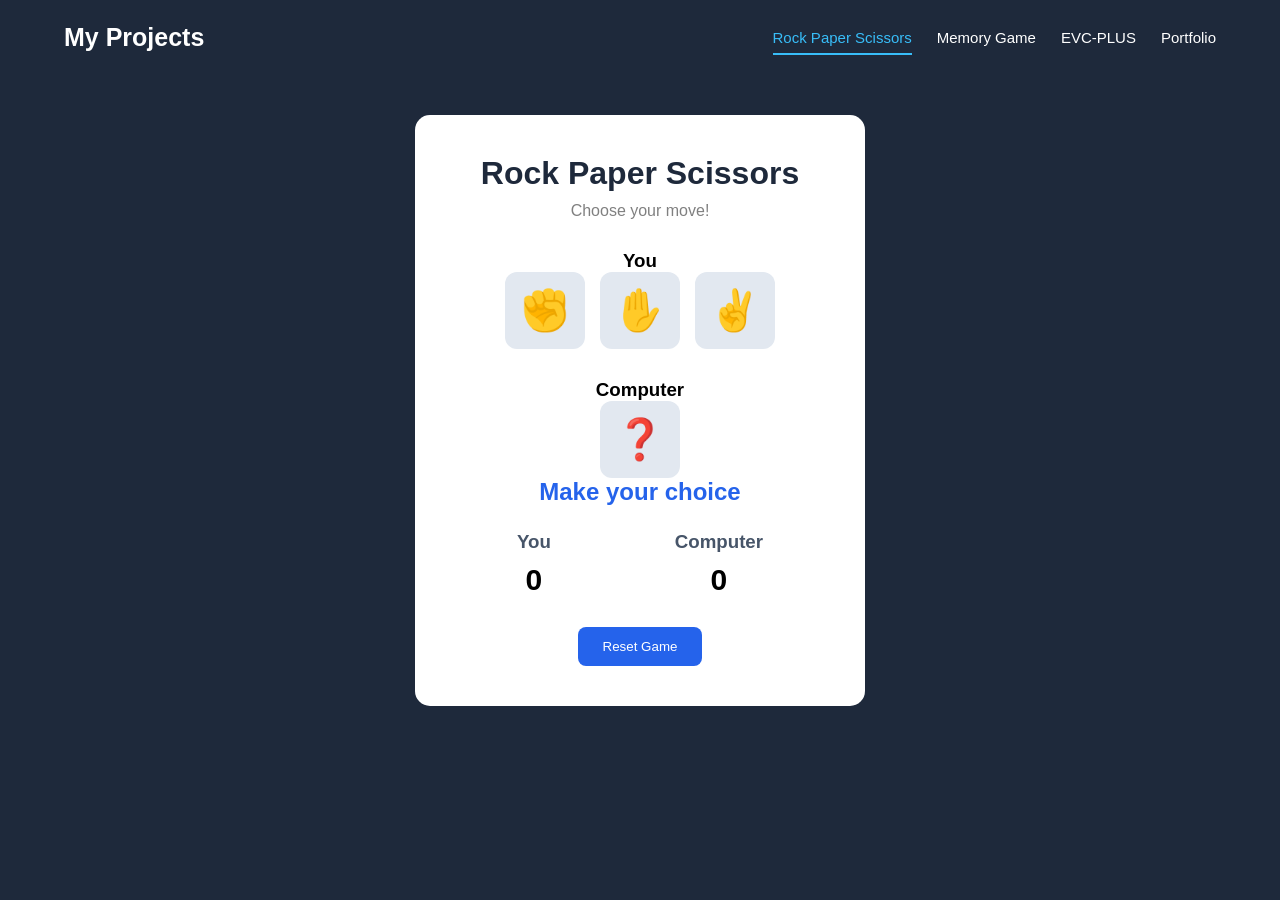
<file: src/html/index.html>
<!DOCTYPE html>
<html lang="en">
<head>
    <meta charset="UTF-8">
    <meta name="viewport" content="width=device-width, initial-scale=1.0">
    <title>Rock Paper Scissors</title>
    <link rel="stylesheet" href="../css/style.css">
</head>
<body>
    <!-- nav-bar -->
<nav class="navbar">
    <h2 class="logo">My Projects</h2>

    <ul class="nav-links">

        <li>
            <a href="index.html" class="active">
                Rock Paper Scissors 
            </a>
        </li>

        <li>
            <a href="../html/memory.html">
                Memory Game
            </a>
        </li>
    <li>
 
     <a href="../html/evcplus.html">
                EVC-PLUS
            </a>
        <li>
        <a href="/html/index.html">Portfolio</a>
        </li>

    </ul>
</nav>

  <!-- projects -->
    <div class="game-container">

        <h1>Rock Paper Scissors</h1>
        <p>Choose your move!</p>

        <h3>You</h3>

        <div class="choices">
            <button class="choice" id="rock">✊</button>
            <button class="choice" id="paper">✋</button>
            <button class="choice" id="scissors">✌️</button>
        </div>

        <h3>Computer</h3>

        <button class="choice" id="computer-choice">❓</button>

        <h2 id="result">Make your choice</h2>

        <div class="score">
            <div>
                <h3>You</h3>
                <span id="user-score">0</span>
            </div>

            <div>
                <h3>Computer</h3>
                <span id="computer-score">0</span>
            </div>
        </div>

        <button id="reset">Reset Game</button>

    </div>

    <script src="../script/script.js"></script>
</body>
</html>
</file>
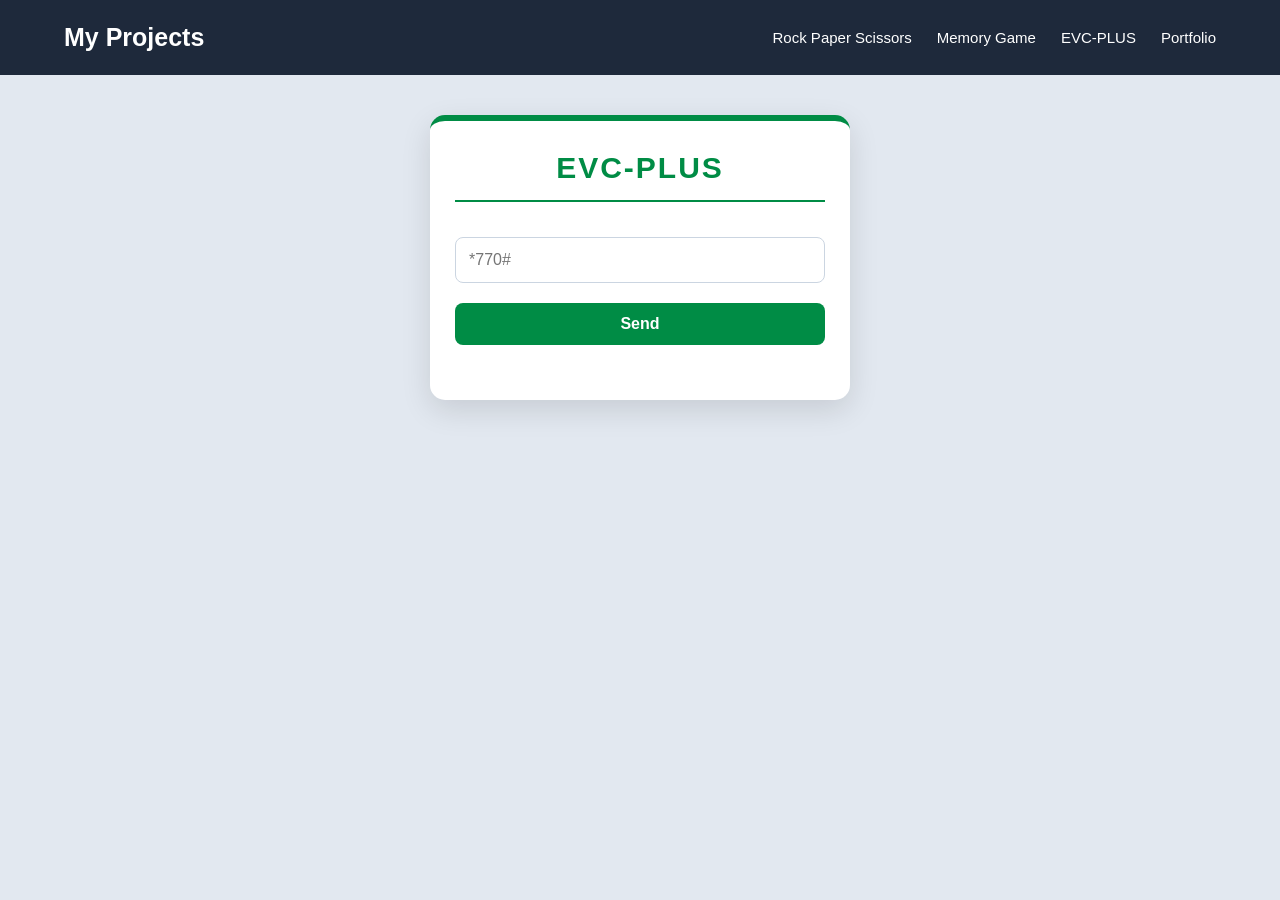
<file: src/html/evcplus.html>
<!DOCTYPE html>
<html lang="en">
<head>
    <meta charset="UTF-8">
    <meta name="viewport" content="width=device-width, initial-scale=1.0">
    <title>Document</title>
</head>
 <style>
    
* {
    margin: 0;
    padding: 0;
    box-sizing: border-box;
}

body {
    font-family: Arial, sans-serif;
    background: #e2e8f0;
    min-height: 100vh;
    display: flex;
    flex-direction: column;
    align-items: center;
    padding: 0;
}
/* navbar */
.navbar {
    width: 100%;
    min-height: 75px;
    background: #1e293b;
    display: flex;
    justify-content: space-between;
    align-items: center;
    padding: 15px 5%;
    gap: 20px;
    flex-shrink: 0;
}
.logo {
    color: white;
    font-size: 25px;
}

.nav-links {
    display: flex;
    align-items: center;
    gap: 25px;
    list-style: none;
}

.nav-links a {
    color: white;
    text-decoration: none;
    font-size: 15px;
}

.nav-links a:hover {
    color: #38bdf8;
}
/* EVC CONTAINER */

.EVC {
    width: 90%;
    max-width: 420px;
    margin: 40px auto;
}

/* MAIN BOX */

.plus {
    background: #ffffff;
    padding: 30px 25px;
    border-radius: 15px;
    box-shadow: 0 10px 30px rgba(0, 0, 0, 0.12);
    text-align: center;
    border-top: 6px solid #008c45;
}

/* HEADING */

.plus h1 {
    color: #008c45;
    font-size: 30px;
    margin-bottom: 15px;
    letter-spacing: 2px;
}

.plus hr {
    border: none;
    height: 2px;
    background: #008c45;
    margin-bottom: 25px;
}

/* INPUTS */

.plus input {
    width: 100%;
    padding: 13px;
    border: 1px solid #cbd5e1;
    border-radius: 8px;
    outline: none;
    font-size: 16px;
    margin: 10px 0;
}

.plus input:focus {
    border-color: #008c45;
    box-shadow: 0 0 5px rgba(0, 140, 69, 0.3);
}

/* BUTTONS */

.plus button {
    width: 100%;
    padding: 12px;
    background: #008c45;
    color: white;
    border: none;
    border-radius: 8px;
    font-size: 16px;
    font-weight: bold;
    cursor: pointer;
    margin-top: 10px;
    transition: 0.3s;
}

.plus button:hover {
    background: #006b35;
    transform: translateY(-2px);
}

/* RESULT AREA */

#evc-result {
    margin-top: 25px;
    text-align: left;
    color: #1e293b;
}

#evc-result h3 {
    color: #008c45;
    text-align: center;
    margin-bottom: 15px;
}

#evc-result p {
    padding: 8px 10px;
    margin: 5px 0;
    background: #f1f5f9;
    border-radius: 6px;
    font-size: 14px;
}

/* RESULT INPUTS */

#evc-result input {
    width: 100%;
    margin-top: 10px;
}



/* RESPONSIVE */

@media (max-width: 480px) {

    .plus {
        padding: 25px 18px;
    }

    .plus h1 {
        font-size: 25px;
    }

}
@media (max-width: 750px) {
    .navbar {
        flex-direction: column;
        padding: 20px 10px;
    }

    .nav-links {
        flex-wrap: wrap;
        justify-content: center;
        gap: 15px;
    }
}
</style>
<body>
    <!-- navbar -->
            <!-- nav-bar -->
<nav class="navbar">
    <h2 class="logo">My Projects</h2>

    <ul class="nav-links">

        <li>
            <a href="index.html" class="active">
                Rock Paper Scissors 
            </a>
        </li>

        <li>
            <a href="../html/memory.html">
                Memory Game
            </a>
        </li>

        <li>
      <a href="../html/evcplus.html">
                EVC-PLUS
            </a>
        </li>

        <li>
           
                    <a href="/html/index.html">
    Portfolio
</a>
        </li>

    </ul>
</nav>
<!-- evc-plus -->
<div class="EVC">
    <div class="plus">

        <h1>EVC-PLUS</h1>
        <hr>

        <input
            type="text"
            id="evc-code"
            placeholder="*770#"
        >

        <br>

        <button id="evc-send">Send</button>

        <div id="evc-result"></div>

    </div>
</div>
<script>
    
const evcCode = document.getElementById("evc-code");
const evcSend = document.getElementById("evc-send");
const evcResult = document.getElementById("evc-result");

let userPIN = "";
let transferData = {};

let selectedCode = "";


// START EVC-PLUS
evcSend.addEventListener("click", function () {

    const code = evcCode.value.trim();

    if (code === "*770#" || code === "*711#") {

        selectedCode = code;

        evcResult.innerHTML = `
            <h3>Welcome to EVC-PLUS</h3>

            <p>Fadlan geli PIN-kaaga</p>

            <input
                type="password"
                id="login-pin"
                maxlength="4"
                placeholder="Enter PIN"
            >

            <br>

            <button id="login-send">Continue</button>
        `;

        document.getElementById("login-send")
            .addEventListener("click", login);

    } else {

        evcResult.textContent = "Fadlan garaac *770# ama *711#";

    }

});


// LOGIN WITH PIN
function login() {

    const pin = document.getElementById("login-pin").value;

    if (!/^\d{4}$/.test(pin)) {

        alert("Fadlan geli PIN afar lambar ah");
        return;

    }

    userPIN = pin;

    if (selectedCode === "*711#") {

        showBalance();

    } else if (selectedCode === "*770#") {

        showMenu();

    }

}


// SHOW BALANCE ONLY
function showBalance() {

    evcResult.innerHTML = `
        <h3>Haraagaaga</h3>

        <h2 style="color: green; text-align: center;">
            $100.00
        </h2>
    `;

}


// // 1. START EVC-PLUS
// evcSend.addEventListener("click", function () {

//     const code = evcCode.value.trim();

//     if (code === "*770#") {

//         evcResult.innerHTML = `
//             <h3>Welcome to EVC-PLUS</h3>
//             <p>Fadlan geli PIN-kaaga</p>

//             <input type="password"
//                 id="login-pin"
//                 maxlength="4"
//                 placeholder="Enter PIN">

//             <br>

//             <button id="login-send">Continue</button>
//         `;

//         document.getElementById("login-send")
//             .addEventListener("click", login);

//     } else {

//         evcResult.textContent = "Fadlan garaac *770#";

//     }

// });


// // 2. LOGIN WITH PIN
// function login() {

//     const pin = document.getElementById("login-pin").value;

//     if (!/^\d{4}$/.test(pin)) {

//         alert("Fadlan geli PIN afar lambar ah");
//         return;

//     }

//     userPIN = pin;

//     showMenu();

// }


// 3. MAIN MENU
function showMenu() {

    evcResult.innerHTML = `
        <h3>EVC-PLUS MAIN MENU</h3>

        <p>1. Itus Haraaga</p>
        <p>2. Kaarka Hadalka</p>
        <p>3. Bixi Biil</p>
        <p>4. U Wareeji EVC</p>
        <p>5. Warbixin Kooban</p>
        <p>6. Salaam Bank</p>
        <p>7. Maareynta</p>

        <input type="number"
            id="menu-option"
            placeholder="Dooro adeeg">

        <br>

        <button id="menu-send">Send</button>

        <div id="menu-result"></div>
    `;

    document.getElementById("menu-send")
        .addEventListener("click", selectService);

}


// 4. SELECT SERVICE
function selectService() {

    const option = document.getElementById("menu-option").value;

    switch (option) {

        case "1":
            showBalance();
            break;

        case "2":
            showAirtime();
            break;

        case "3":
            showBill();
            break;

        case "4":
            showTransfer();
            break;

        case "5":
            showStatement();
            break;

        case "6":
            showBank();
            break;

        case "7":
            showManagement();
            break;

        default:
            alert("Fadlan dooro adeeg sax ah");

    }

}


// 5. BALANCE
function showBalance() {

    evcResult.innerHTML = `
        <h3>Itus Haraaga</h3>
        <p>Haraagaagu waa $100.00</p>

        <button onclick="showMenu()">Back to Menu</button>
    `;

}


// 6. TALK CARD
function showAirtime() {

    evcResult.innerHTML = `
        <h3>Kaarka Hadalka</h3>

        <p>Geli lambarka telefoonka</p>

        <input id="air-phone" placeholder="61xxxxxxx">

        <p>Geli lacagta</p>

        <input id="air-amount" type="number" placeholder="$ Amount">

        <br>

        <button id="air-send">Continue</button>
        <button onclick="showMenu()">Back</button>
    `;

    document.getElementById("air-send").onclick = function () {

        const phone = document.getElementById("air-phone").value;
        const amount = Number(document.getElementById("air-amount").value);

        if (!phone || amount <= 0) {
            alert("Fadlan xogta sax u geli");
            return;
        }

        evcResult.innerHTML = `
            <h3>Kaarka Hadalka</h3>
            <p>Number: ${phone}</p>
            <p>Amount: $${amount}</p>
            <p>Hawlgalkan waa tijaabo.</p>
            <button onclick="showMenu()">Back to Menu</button>
        `;

    };

}


// 7. BILL PAYMENT
function showBill() {

    evcResult.innerHTML = `
        <h3>Bixi Biil</h3>

        <p>Geli lambarka biilka</p>

        <input id="bill-number" placeholder="Bill Number">

        <p>Geli lacagta</p>

        <input id="bill-amount" type="number" placeholder="$ Amount">

        <br>

        <button id="bill-send">Continue</button>
        <button onclick="showMenu()">Back</button>
    `;

    document.getElementById("bill-send").onclick = function () {

        const number = document.getElementById("bill-number").value;
        const amount = Number(document.getElementById("bill-amount").value);

        if (!number || amount <= 0) {
            alert("Fadlan xogta sax u geli");
            return;
        }

        evcResult.innerHTML = `
            <h3>Biilka waa la diyaariyey</h3>
            <p>Bill Number: ${number}</p>
            <p>Amount: $${amount}</p>
            <p>Tani waa tijaabo, lacag lama bixin.</p>

            <button onclick="showMenu()">Back to Menu</button>
        `;

    };

}


// 8. TRANSFER MONEY
function showTransfer() {

    evcResult.innerHTML = `
        <h3>U Wareeji EVC</h3>

        <p>Geli lambarka qofka</p>

        <input
            type="text"
            id="transfer-phone"
            placeholder="61xxxxxxx">

        <p>Geli lacagta</p>

        <input
            type="number"
            id="transfer-amount"
            placeholder="$ Amount">

        <br>

        <button id="transfer-next">Continue</button>

        <button onclick="showMenu()">Back</button>
    `;

    document.getElementById("transfer-next")
        .addEventListener("click", function () {

            const phone = document.getElementById("transfer-phone").value.trim();

            const amount = Number(document.getElementById("transfer-amount").value);

            if (!phone || amount <= 0) {

                alert("Fadlan geli number iyo lacag sax ah");
                return;

            }

            transferData.phone = phone;
            transferData.amount = amount;

            showTransferPIN();

        });

}


// 9. ASK PIN BEFORE TRANSFER
function showTransferPIN() {

    evcResult.innerHTML = `
        <h3>Xaqiiji Wareejinta</h3>

        <p>Number: ${transferData.phone}</p>

        <p>Amount: $${transferData.amount}</p>

        <p>Fadlan mar kale geli PIN-kaaga</p>

        <input
            type="password"
            id="transfer-pin"
            maxlength="4"
            placeholder="Enter PIN">

        <br>

        <button id="confirm-transfer">Confirm</button>

        <button onclick="showMenu()">Cancel</button>
    `;

    document.getElementById("confirm-transfer")
        .addEventListener("click", confirmTransfer);

}


// 10. CONFIRM TRANSFER
function confirmTransfer() {

    const pin = document.getElementById("transfer-pin").value;

    if (pin !== userPIN) {

        alert("PIN-ka waa khalad! Fadlan isku day mar kale.");
        return;

    }

    evcResult.innerHTML = `
        <h3>Transfer Successful! ✅</h3>

        <p>Number: ${transferData.phone}</p>

        <p>Amount: $${transferData.amount}</p>

        <p>Lacagta tijaabada ah waa la wareejiyey.</p>

        <button onclick="showMenu()">Back to Menu</button>
    `;

}


// 11. MINI STATEMENT
function showStatement() {

    evcResult.innerHTML = `
        <h3>Warbixin Kooban</h3>

        <p>1. Transfer - $10</p>
        <p>2. Airtime - $5</p>
        <p>3. Balance - $100</p>

        <button onclick="showMenu()">Back to Menu</button>
    `;

}


// 12. SALAAM BANK
function showBank() {

    evcResult.innerHTML = `
        <h3>Salaam Bank</h3>

        <p>1. Hubi Haraaga</p>
        <p>2. Adeegyada Bankiga</p>

        <input id="bank-option" type="number" placeholder="Dooro adeeg">

        <br>

        <button id="bank-send">Send</button>

        <button onclick="showMenu()">Back</button>

        <div id="bank-result"></div>
    `;

    document.getElementById("bank-send").onclick = function () {

        const option = document.getElementById("bank-option").value;

        const output = document.getElementById("bank-result");

        if (option === "1") {

            output.textContent = "Haraaga Bankiga tijaabada ah: $200";

        } else if (option === "2") {

            output.textContent = "Adeegyada Salaam Bank.";

        } else {

            output.textContent = "Dooro adeeg sax ah.";

        }

    };

}


// 13. MANAGEMENT
function showManagement() {

    evcResult.innerHTML = `
        <h3>Maareynta</h3>

        <p>1. Beddel PIN</p>
        <p>2. Luqadda</p>

        <input id="manage-option" type="number" placeholder="Dooro adeeg">

        <br>

        <button id="manage-send">Send</button>

        <button onclick="showMenu()">Back</button>

        <div id="manage-result"></div>
    `;

    document.getElementById("manage-send").onclick = function () {

        const option = document.getElementById("manage-option").value;

        const output = document.getElementById("manage-result");

        if (option === "1") {

            output.innerHTML = `
                <p>Geli PIN cusub</p>
                <input type="password" id="new-pin" maxlength="4">

                <br>

                <button id="change-pin">Change PIN</button>
            `;

            document.getElementById("change-pin").onclick = function () {

                const newPin = document.getElementById("new-pin").value;

                if (!/^\d{4}$/.test(newPin)) {

                    alert("PIN-ku waa inuu noqdaa 4 lambar");
                    return;

                }

                userPIN = newPin;

                alert("PIN-ka tijaabada ah waa la beddelay!");

                showMenu();

            };

        } else if (option === "2") {

            output.textContent = "Luqadda: Somali";

        } else {

            output.textContent = "Dooro adeeg sax ah.";

        }

    };

}

</script>
</body>
</html>
</file>
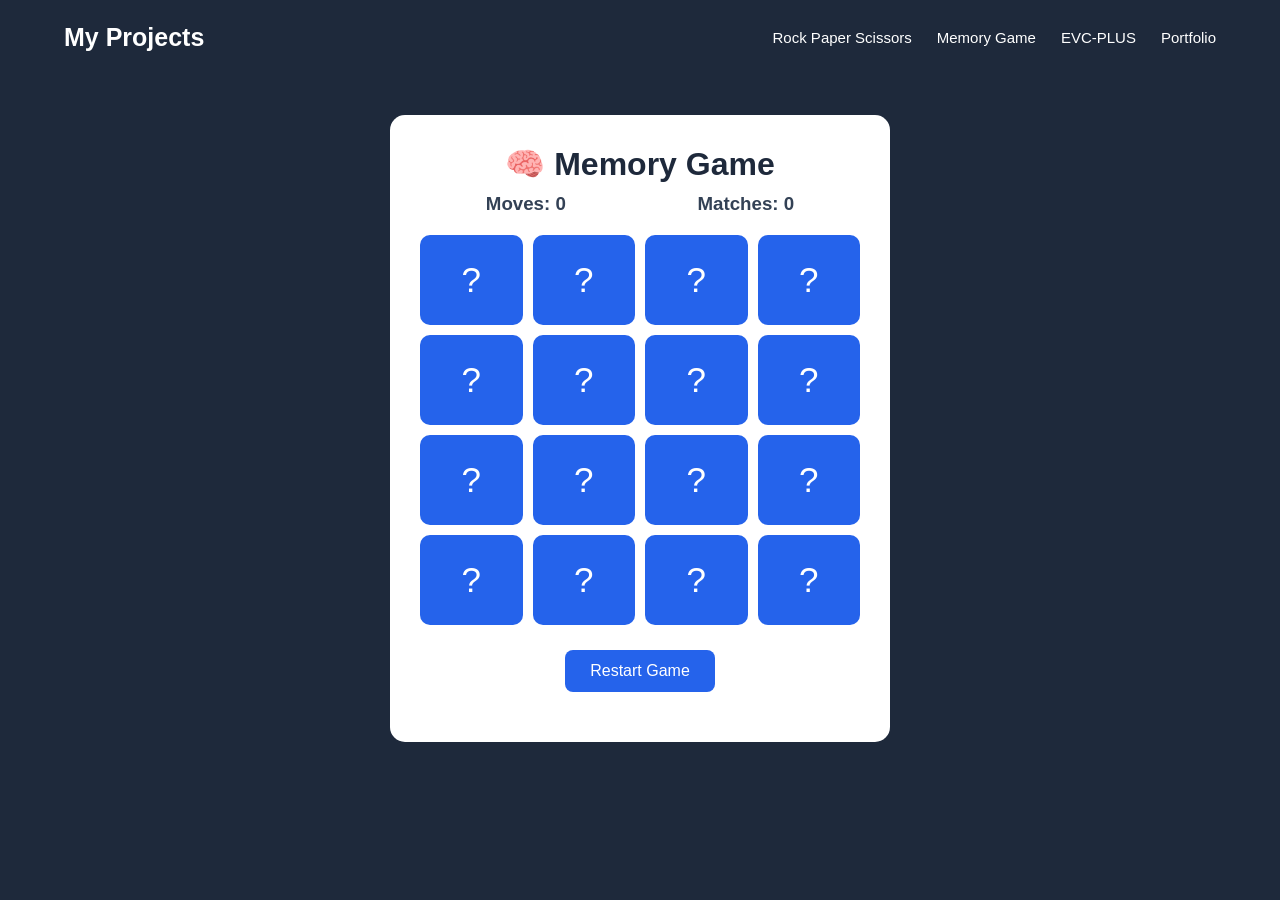
<file: src/html/memory.html>
<!DOCTYPE html>
<html lang="en">
<head>
    <meta charset="UTF-8">
    <meta name="viewport" content="width=device-width, initial-scale=1.0">
    <title>Memory Card Game</title>
    <link rel="stylesheet" href="../css/memory.css">
</head>
<body>
        <!-- nav-bar -->
<nav class="navbar">
    <h2 class="logo">My Projects</h2>

    <ul class="nav-links">

        <li>
            <a href="index.html" class="active">
                Rock Paper Scissors 
            </a>
        </li>

        <li>
            <a href="../html/memory.html">
                Memory Game
            </a>
        </li>

           <li>
    
   <a href="../html/evcplus.html">
                EVC-PLUS
            </a>
        </li>

        <li>
                  <a href="/html/index.html">
    Portfolio
</a>
        </li>

    </ul>
</nav>


    <div class="game-container">

        <h1> 🧠 Memory Game</h1>

        <div class="game-info">
            <h3>Moves: <span id="moves">0</span></h3>
            <h3>Matches: <span id="matches">0</span></h3>
        </div>

        <div class="game-board" id="game-board"></div>

        <button id="restart">Restart Game</button>

        <h2 id="message"></h2>

    </div>

    <script src="../script/memory.js"></script>
</body>
</html>
</file>
<file: src/css/style.css>
* {
    margin: 0;
    padding: 0;
    box-sizing: border-box;
}

body {
    font-family: Arial, sans-serif;
    background: #1e293b;
    min-height: 100vh;
    display: flex;
    flex-direction: column;
    align-items: center;
}



/* NAVBAR */

/* NAVBAR TOP FIX */

.navbar {
    width: 100%;
    min-height: 75px;
    background: #1e293b;
    display: flex;
    justify-content: space-between;
    align-items: center;
    padding: 15px 5%;
    gap: 20px;
}
/* GAME CONTAINER */

.game-container {
    background: white;
    padding: 40px;
    border-radius: 15px;
    text-align: center;
    width: 90%;
    max-width: 450px;
    margin: 40px auto;
}


* {
    margin: 0;
    padding: 0;
    box-sizing: border-box;
}

.navbar {
    width: 100%;
    min-height: 75px;
    background: #1e293b;
    display: flex;
    justify-content: space-between;
    align-items: center;
    padding: 15px 5%;
    gap: 20px;
}

.logo {
    color: white;
    font-size: 25px;
    font-weight: bold;
}

.nav-links {
    display: flex;
    align-items: center;
    gap: 25px;
    list-style: none;
}

.nav-links a {
    color: white;
    text-decoration: none;
    font-size: 15px;
    font-weight: 500;
    transition: 0.3s;
}

.nav-links a:hover {
    color: #38bdf8;
}

/* PROJECT NUMBER 1 */

.nav-links a.active {
    color: #38bdf8;
    border-bottom: 2px solid #38bdf8;
    padding-bottom: 7px;
}

/* HERO */

.hero {
    text-align: center;
    padding: 35px 15px;
}

.hero h1 {
    color: #1e293b;
    margin-bottom: 10px;
}

.hero p {
    color: #64748b;
}

/* RESPONSIVE */

@media (max-width: 750px) {
    .navbar {
        flex-direction: column;
        padding: 20px 10px;
    }

    .nav-links {
        flex-wrap: wrap;
        justify-content: center;
        gap: 15px;
    }

    .nav-links a {
        font-size: 13px;
    }
}
/* hhjsnb */
.game-container {
    background: white;
    padding: 40px;
    border-radius: 15px;
    text-align: center;
    width: 90%;
    max-width: 450px;
}

h1 {
    color: #1e293b;
    margin-bottom: 10px;
}

p {
    color: gray;
    margin-bottom: 30px;
}

.choices {
    display: flex;
    justify-content: center;
    gap: 15px;
    margin-bottom: 30px;
}

.choice {
    font-size: 40px;
    padding: 15px;
    border: none;
    border-radius: 12px;
    background: #e2e8f0;
    cursor: pointer;
    transition: 0.3s;
}

.choice:hover {
    background: #60a5fa;
    transform: scale(1.1);
}

#result {
    color: #2563eb;
    margin-bottom: 25px;
}

.score {
    display: flex;
    justify-content: space-around;
    margin-bottom: 30px;
}

.score h3 {
    color: #475569;
    margin-bottom: 10px;
}

.score span {
    font-size: 30px;
    font-weight: bold;
}

#reset {
    background: #2563eb;
    color: white;
    border: none;
    padding: 12px 25px;
    border-radius: 8px;
    cursor: pointer;
}

#reset:hover {
    background: #1d4ed8;
}
</file>
<file: src/css/memory.css>
* {
    margin: 0;
    padding: 0;
    box-sizing: border-box;
}

body {
    font-family: Arial, sans-serif;
    background: #1e293b;
    min-height: 100vh;
    display: flex;
    flex-direction: column;
    align-items: center;
    padding: 0;
}
.game-container {
    background: white;
    padding: 30px;
    border-radius: 15px;
    width: 90%;
    max-width: 500px;
    text-align: center;
    margin: 40px auto;
}

.navbar {
    width: 100%;
    min-height: 75px;
    background: #1e293b;
    display: flex;
    justify-content: space-between;
    align-items: center;
    padding: 15px 5%;
    gap: 20px;
}

.logo {
    color: white;
    font-size: 25px;
}

.nav-links {
    display: flex;
    align-items: center;
    gap: 25px;
    list-style: none;
}

.nav-links a {
    color: white;
    text-decoration: none;
    font-size: 15px;
}

.nav-links a:hover {
    color: #38bdf8;
}

h1 {
    color: #1e293b;
    margin-bottom: 10px;
}

p {
    color: gray;
    margin-bottom: 20px;
}

.game-info {
    display: flex;
    justify-content: space-around;
    margin-bottom: 20px;
    color: #334155;
}

.game-board {
    display: grid;
    grid-template-columns: repeat(4, 1fr);
    gap: 10px;
}

.card {
    height: 90px;
    background: #2563eb;
    color: white;
    border-radius: 10px;
    font-size: 35px;
    display: flex;
    justify-content: center;
    align-items: center;
    cursor: pointer;
    transition: 0.3s;
}

.card:hover {
    transform: scale(1.05);
}

.card.flipped,
.card.matched {
    background: #e2e8f0;
}

.card.matched {
    background: #86efac;
    cursor: default;
}

#restart {
    margin-top: 25px;
    padding: 12px 25px;
    background: #2563eb;
    color: white;
    border: none;
    border-radius: 8px;
    cursor: pointer;
    font-size: 16px;
}

#restart:hover {
    background: #1d4ed8;
}

#message {
    margin-top: 20px;
    color: #16a34a;
}

@media (max-width: 400px) {
    .card {
        height: 70px;
        font-size: 28px;
    }
}
</file>
